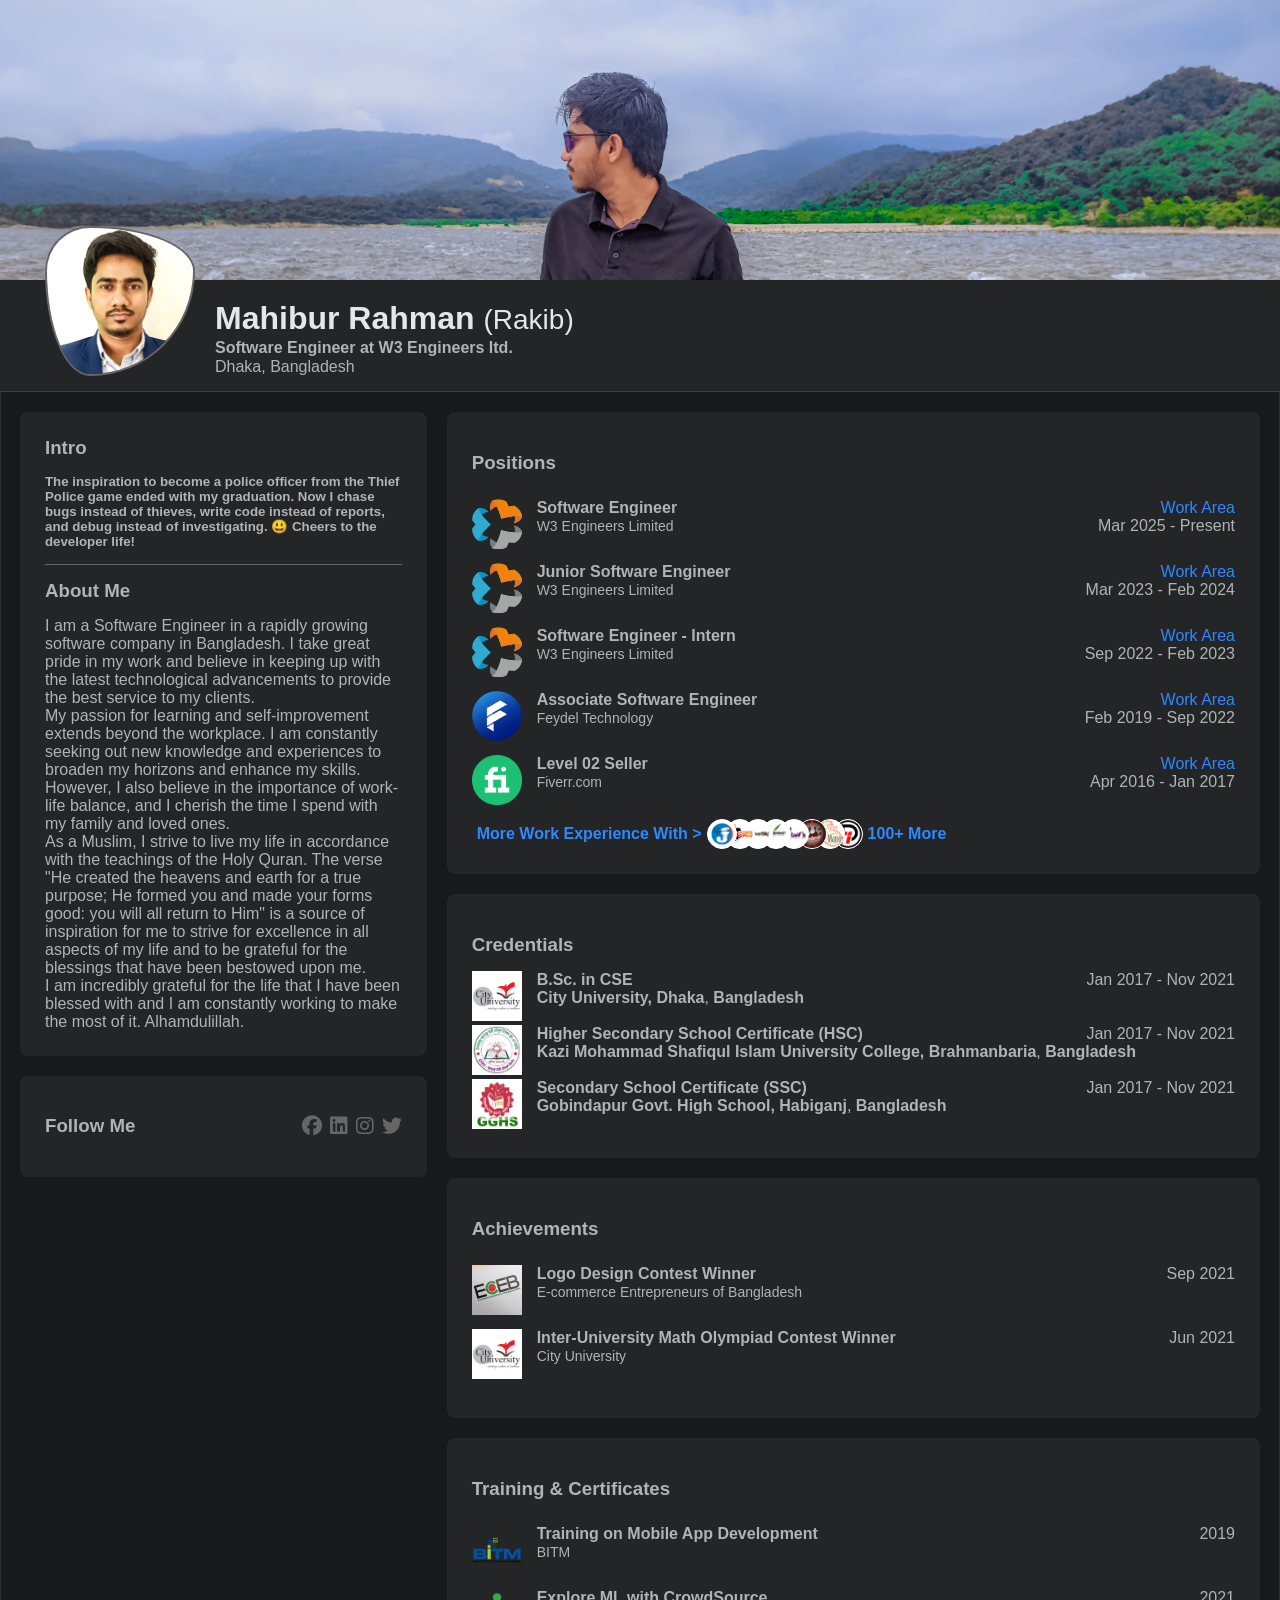
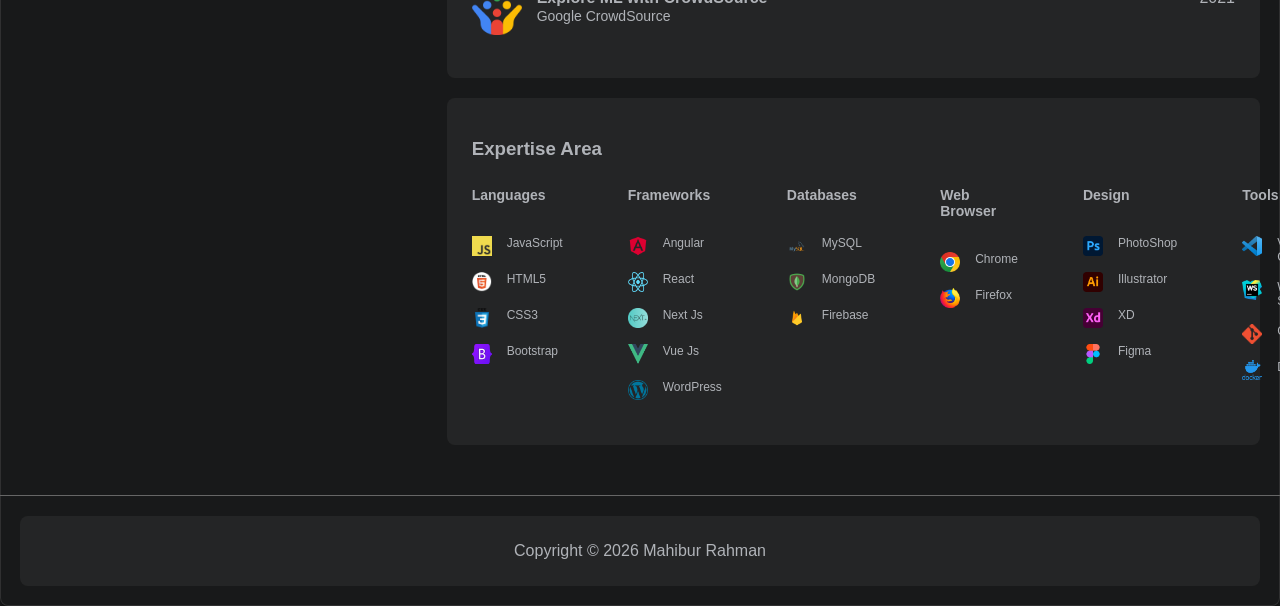
<file: index.html>
<!DOCTYPE html>
<html lang="en">

<head>
    <meta charset="UTF-8">
    <meta name="viewport" content="width=device-width, initial-scale=1.0">
    <meta name="description" content="Mahibur Rahman - Explore me.">
    <meta name="keywords" content="Mahibur Rahman, Portfolio, Works">
    <meta name="author" content="Mahibur Rahman">
    <meta name="robots" content="index, follow">

    <!-- Favicon -->
    <link rel="icon" href="favicon.ico" type="image/x-icon">
    <link rel="apple-touch-icon" href="favicon.ico">

    <link rel="stylesheet" href="https://cdnjs.cloudflare.com/ajax/libs/font-awesome/6.2.1/css/all.min.css"/>
    <link rel="stylesheet" href="assets/css/global.css"/>
    <link rel="stylesheet" href="assets/css/style.css"/>
    <title>Mahibur Rahman | Explore me</title>
</head>

<body>
<div class="main">
    <div class="content-wrap">
        <div class="wrapper">
            <!-- Header Start-->
            <div class="container-fluid site-header">
                <div class="row" style="border-bottom: 1px solid #3E4042">
                    <div class="col-desktop-12 col-12 banner-img">
                        <img src="assets/images/banner_image.webp" alt="cover">
                    </div>
                    <div class="col-desktop-6 col-12 header-section">
                        <div class="img-box">
                            <img src="assets/images/Mahibur_Rahman.jpg" height="150" width="150" alt="profile-pic">
                        </div>
                        <div class="details-box">
                            <h2>Mahibur Rahman <span>(Rakib)</span>
                            </h2>
                            <h3>Software Engineer <span class="d-m-none">at <a href="https://w3engineers.com/"
                                                                                      target="_blank">W3 Engineers ltd.</a></span>
                            </h3>
                            <p>Dhaka, Bangladesh</p>
                        </div>
                    </div>
                </div>
            </div>

            <!-- Pages -->
            <div class="container-fluid">
                <div id="About">
                    <div class="row">
                        <!-- Left Side -->
                        <div class="col-desktop-4">
                            <div style="position: sticky; top: 1.5rem">
                                <div class="about-me card">
                                    <h3 style="padding: 0">Intro</h3>
                                    <div class="intro text-left line">
                                        <h5>The inspiration to become a police officer from the Thief Police game ended with my graduation. Now I chase bugs instead of thieves, write code instead of reports, and debug instead of investigating. 😃 Cheers to the developer life!</h5>
                                    </div>
                                    <h3>About Me</h3>
                                    <p>I am a
                                        Software Engineer in a rapidly growing software company in Bangladesh. I
                                        take
                                        great pride in my work and believe in keeping up with the latest technological
                                        advancements to provide the best service to my clients.
                                        <br>
                                        My passion for learning and self-improvement extends beyond the workplace. I am
                                        constantly seeking out new knowledge and experiences to broaden my horizons and
                                        enhance my skills. However, I also believe in the importance of work-life
                                        balance,
                                        and I cherish the time I spend with my family and loved ones.
                                        <br>
                                        As a Muslim, I strive to live my life in accordance with the teachings of the
                                        Holy
                                        Quran. The verse "He created the heavens and earth for a true purpose; He formed
                                        you
                                        and made your forms good: you will all return to Him" is a source of inspiration
                                        for
                                        me to strive for excellence in all aspects of my life and to be grateful for the
                                        blessings that have been bestowed upon me.
                                        <br>
                                        I am incredibly grateful for the life that I have been blessed with and I am
                                        constantly working to
                                        make the most of it. Alhamdulillah.
                                    </p>
                                </div>
                                <div class="follow-me card">
                                    <h3 style="padding: 0">Follow Me</h3>
                                    <div class="social-box">
                                        <a href="https://www.facebook.com/whoisrakib" target="_blank">
                                            <i class="fa-brands fa-facebook"></i>
                                        </a>
                                        <a href="https://www.linkedin.com/in/mahibur-rahman-rakib/" target="_blank">
                                            <i class="fa-brands fa-linkedin"></i>
                                        </a>
                                        <a href="https://www.instagram.com/mahibur.rakib/" target="_blank">
                                            <i class="fa-brands fa-instagram"></i>
                                        </a>
                                        <a href="https://twitter.com/mahibur_rakib" target="_blank">
                                            <i class="fa-brands fa-twitter"></i>
                                        </a>
                                    </div>
                                </div>
                            </div>
                        </div>

                        <!-- Right Side -->
                        <div class="col-desktop-8 col-12">
                            <!-- Positions -->
                            <div class="positions card">
                                <h3>Positions</h3>
                                <div class="position-box">
                                    <div class="position-img">
                                        <img src="assets/images/w3-icon.png" alt="W3 Engineers Ltd." height="50"
                                             width="50">
                                    </div>
                                    <div class="position-desc" style="width: 100%;">
                                        <div class="d-flex g-5">
                                            <h4>Software Engineer</h4>
                                            <p class="tooltip d-m-none"
                                               style="color: #2e89ff; cursor: pointer; margin-left: auto">
                                                Work Area <span
                                                    class="tooltiptext">React • NextJs • GrapesJS</span>
                                            </p>
                                        </div>
                                        <div class="d-flex g-5">
                                            <p>
                                                <a href="https://w3engineers.com/" target="_blank">W3 Engineers
                                                    Limited </a>
                                            </p>
                                            <p style="margin-left: auto">Mar 2025 - Present</p>
                                        </div>
                                    </div>
                                </div>
                                <div class="position-box">
                                    <div class="position-img">
                                        <img src="assets/images/w3-icon.png" alt="W3 Engineers Ltd." height="50"
                                             width="50">
                                    </div>
                                    <div class="position-desc" style="width: 100%;">
                                        <div class="d-flex g-5">
                                            <h4>Junior Software Engineer</h4>
                                            <p class="tooltip d-m-none"
                                               style="color: #2e89ff; cursor: pointer; margin-left: auto">
                                                Work Area <span
                                                    class="tooltiptext">HTML • CSS • Bootstrap • JavaScript • Go • Beego • Vue</span>
                                            </p>
                                        </div>
                                        <div class="d-flex g-5">
                                            <p>
                                                <a href="https://w3engineers.com/" target="_blank">W3 Engineers
                                                    Limited </a>
                                            </p>
                                            <p style="margin-left: auto">Mar 2023 - Feb 2024</p>
                                        </div>
                                    </div>
                                </div>

                                <div class="position-box">
                                    <div class="position-img">
                                        <img src="assets/images/w3-icon.png" alt="W3 Engineers Ltd." height="50"
                                             width="50">
                                    </div>
                                    <div class="position-desc" style="width: 100%;">
                                        <div class="d-flex g-5">
                                            <h4>Software Engineer - Intern</h4>
                                            <p class="tooltip d-m-none"
                                               style="color: #2e89ff; cursor: pointer; margin-left: auto">
                                                Work Area <span
                                                    class="tooltiptext">HTML • CSS • Bootstrap • JavaScript • Python • Go</span>
                                            </p>
                                        </div>
                                        <div class="d-flex g-5">
                                            <p>
                                                <a href="https://w3engineers.com/" target="_blank">W3 Engineers
                                                    Limited </a>
                                            </p>
                                            <p style="margin-left: auto">Sep 2022 - Feb 2023</p>
                                        </div>
                                    </div>
                                </div>
                                <div class="position-box">
                                    <div class="position-img">
                                        <img src="assets/images/feydel_icon.png" alt="feydel technology" height="50"
                                             width="50">
                                    </div>
                                    <div class="position-desc" style="width: 100%;">
                                        <div class="d-flex">
                                            <h4>Associate Software Engineer</h4>
                                            <p class="tooltip d-m-none"
                                               style="color: #2e89ff; cursor: pointer; margin-left: auto">
                                                Work Area <span
                                                    class="tooltiptext">HTML • CSS • Bootstrap • JavaScript • WordPress • PHP • Angular • React •
                          Next.js</span>
                                            </p>
                                        </div>
                                        <div class="d-flex">
                                            <p>
                                                <a href="https://feydel.com/" target="_blank">Feydel Technology</a>
                                            </p>
                                            <p style="margin-left: auto;">Feb 2019 - Sep 2022</p>
                                        </div>
                                    </div>
                                </div>
                                <div class="position-box">
                                    <div class="position-img">
                                        <img src="assets/images/fiverr.png" alt="Fiverr.com" height="50" width="50">
                                    </div>
                                    <div class="position-desc" style="width: 100%;">
                                        <div class="d-flex">
                                            <h4>Level 02 Seller</h4>
                                            <p class="tooltip d-m-none"
                                               style="color: #2e89ff; cursor: pointer; margin-left: auto">
                                                Work Area <span
                                                    class="tooltiptext">Graphic Design • UI/UX Design • SEO • JavaScript • Web Design</span>
                                            </p>
                                        </div>
                                        <div class="d-flex">
                                            <p>
                                                <a href="#" target="_blank">Fiverr.com</a>
                                            </p>
                                            <p style="margin-left: auto;">Apr 2016 - Jan 2017</p>
                                        </div>
                                    </div>
                                </div>
                                <div class="more-works d-flex d-m-none" style="align-items: center;">
                                    <div class="more-works ">
                                        <a href="#" style="text-decoration: none; color:#2e89ff;">
                                            <span style="padding: 0 5px;"> 100+ More</span>
                                        </a>
                                        <span class="work">
                      <a href="#" title="Design Tech IT Academy">
                        <img src="assets/images/dtit-icon.webp" alt="Dtitbd">
                      </a>
                    </span>
                                        <span class="work">
                      <a href="#" title="Cafe Mango">
                        <img src="assets/images/cafe-mango.png" alt="Cafe Mango">
                      </a>
                    </span>
                                        <span class="work">
                      <a href="#" title="Cocobeano Chocolate Cafe">
                        <img src="assets/images/cocobeano.jpg" alt="Cocobeano Chocolate Cafe">
                      </a>
                    </span>
                                        <span class="work">
                      <a href="#" title="Raif's Creation">
                        <img src="assets/images/raifs-logo.png" alt="Raif's Creation">
                      </a>
                    </span>
                                        <span class="work">
                      <a href="#" title="Bangladesh Travel Writers Association">
                        <img src="assets/images/bdtwa.jpg" alt="Bdtwa.com">
                      </a>
                    </span>
                                        <span class="work">
                      <a href="#" title="BeanBagBD">
                        <img src="assets/images/beanbag-logo.png" alt="BeanBagBD">
                      </a>
                    </span>
                                        <span class="work">
                      <a href="#" title="ShaverShop.com.bd">
                        <img src="assets/images/shavershop.jpg" alt="Shaver Shop">
                      </a>
                    </span>
                                        <span class="work">
                      <a href="#" title="Jachai.com">
                        <img src="assets/images/jachai-logo.png" alt="Jchai.com">
                      </a>
                    </span>
                                    </div>
                                    <a href="#" style="color: #2e89ff; text-decoration: none; padding: 0 5px;">More Work
                                        Experience With
                                        ></a>
                                </div>
                            </div>
                            <!-- Credentials -->
                            <div class="educations card">
                                <h3>Credentials</h3>
                                <!-- CSE -->
                                <div class="education-box d-flex">
                                    <div class="institution-img">
                                        <img src="assets/images/city-university.png" alt="City University" height="50"
                                             width="50">
                                    </div>
                                    <div class="course-desc" style="width: 100%;">
                                        <div class="d-flex">
                                            <h4>B.Sc. in CSE</h4>
                                            <p style="margin-left: auto;">Jan 2017 - Nov 2021</p>
                                        </div>
                                        <p>
                                            <a href="https://www.facebook.com/cu.edu.bd/" target="_blank">City
                                                University,
                                                <a
                                                        href="https://en.wikipedia.org/wiki/Dhaka" target="_blank">
                                                    Dhaka</a>, <a
                                                        href="https://en.wikipedia.org/wiki/Bangladesh" target="_blank">
                                                    Bangladesh</a>
                                            </a>
                                        </p>
                                    </div>
                                </div>
                                <!-- HSC -->
                                <div class="education-box d-flex">
                                    <div class="institution-img">
                                        <img src="assets/images/HSC.jpg" alt="City University" height="50" width="50">
                                    </div>
                                    <div class="course-desc" style="width: 100%;">
                                        <div class="d-flex">
                                            <h4>Higher Secondary School Certificate (HSC)</h4>
                                            <p style="margin-left: auto;">Jan 2017 - Nov 2021</p>
                                        </div>
                                        <p>
                                            <a href="https://www.facebook.com/KMSI.UniversityCollege/" target="_blank">Kazi
                                                Mohammad Shafiqul
                                                Islam University College, <a href="http://www.brahmanbaria.gov.bd/"
                                                                             target="_blank">
                                                    Brahmanbaria</a>, <a href="https://en.wikipedia.org/wiki/Bangladesh"
                                                                         target="_blank">
                                                    Bangladesh</a>
                                            </a>
                                        </p>
                                    </div>
                                </div>
                                <!-- SSC -->
                                <div class="education-box d-flex">
                                    <div class="institution-img">
                                        <img src="assets/images/ssc.jpg" alt="City University" height="50" width="50">
                                    </div>
                                    <div class="course-desc" style="width: 100%;">
                                        <div class="d-flex">
                                            <h4>Secondary School Certificate (SSC)</h4>
                                            <p style="margin-left: auto;">Jan 2017 - Nov 2021</p>
                                        </div>
                                        <p>
                                            <a href="https://www.facebook.com/GGHSMadhabpur/" target="_blank">Gobindapur
                                                Govt. High School, <a
                                                        href="https://en.wikipedia.org/wiki/Habiganj_District"
                                                        target="_blank"> Habiganj</a>, <a
                                                        href="https://en.wikipedia.org/wiki/Bangladesh" target="_blank">
                                                    Bangladesh</a>
                                            </a>
                                        </p>
                                    </div>
                                </div>
                            </div>
                            <!-- Achievements -->
                            <div class="positions card">
                                <h3>Achievements</h3>
                                <div class="position-box">
                                    <div class="position-img">
                                        <img src="assets/images/eceb-logo.webp" alt="W3 Engineers Ltd." height="50"
                                             width="50">
                                    </div>
                                    <div class="position-desc" style="width: 100%;">
                                        <div class="d-flex">
                                            <h4>Logo Design Contest Winner</h4>
                                            <p style="margin-left: auto;">Sep 2021</p>
                                        </div>
                                        <p>
                                            <a href="#" target="_blank">E-commerce Entrepreneurs of Bangladesh</a>
                                        </p>
                                    </div>
                                </div>
                                <div class="position-box">
                                    <div class="position-img">
                                        <img src="assets/images/city-university.png" alt="City University Math Olympiad"
                                             height="50"
                                             width="50">
                                    </div>
                                    <div class="position-desc" style="width: 100%;">
                                        <div class="d-flex">
                                            <h4>Inter-University Math Olympiad Contest Winner</h4>
                                            <p style="margin-left: auto;">Jun 2021</p>
                                        </div>
                                        <p>
                                            <a href="https://www.facebook.com/cu.edu.bd/" target="_blank">City
                                                University</a>
                                        </p>
                                    </div>
                                </div>
                            </div>
                            <!-- Training & Certificates -->
                            <div class="positions card">
                                <h3>Training & Certificates</h3>
                                <div class="position-box">
                                    <div class="position-img">
                                        <img src="assets/images/technology-images/bitm.png"
                                             alt="Android App Development"
                                             height="50"
                                             width="50">
                                    </div>
                                    <div class="position-desc" style="width: 100%;">
                                        <div class="d-flex">
                                            <h4>Training on Mobile App Development</h4>
                                            <p style="margin-left: auto;">2019</p>
                                        </div>
                                        <p>
                                            <a href="https://www.bitm.org.bd/" target="_blank">BITM</a>
                                        </p>
                                    </div>
                                </div>
                                <div class="position-box">
                                    <div class="position-img">
                                        <img src="assets/images/g-crowdsource.png" alt="Google CrowdSource" height="50"
                                             width="50">
                                    </div>
                                    <div class="position-desc" style="width: 100%;">
                                        <div class="d-flex">
                                            <h4>Explore ML with CrowdSource</h4>
                                            <p style="margin-left: auto;">2021</p>
                                        </div>
                                        <p>
                                            <a href="https://crowdsource.google.com/" target="_blank">Google
                                                CrowdSource</a>
                                        </p>
                                    </div>
                                </div>
                            </div>
                            <!-- Expertise Area -->
                            <div class="expertise card">
                                <h3 style="padding: 15px 0;">Expertise Area</h3>
                                <div class="technologies-box d-flex">
                                    <!-- Languages -->
                                    <div class="technologies languages" style="padding: 12px 0;">
                                        <h4 style="padding-bottom: 25px; font-size: 14px; font-weight: 600;">
                                            Languages </h4>
                                        <div class="technology-card d-flex" style="padding: 8px 0;">
                                            <img src="assets/images/technology-images/JavaScript.jpeg" alt="JavaScript"
                                                 height="20"
                                                 width="20">
                                            <h4 style="padding-left: 15px;font-size: 12px; font-weight: 400;">
                                                JavaScript</h4>
                                        </div>
                                        <div class="technology-card d-flex" style="padding: 8px 0;">
                                            <img src="assets/images/technology-images/HTML5.png" alt="JavaScript"
                                                 height="20" width="20">
                                            <h4 style="padding-left: 15px; font-size: 12px; font-weight: 400;">
                                                HTML5 </h4>
                                        </div>
                                        <div class="technology-card d-flex" style="padding: 8px 0;">
                                            <img src="assets/images/technology-images/CSS3.png" alt="JavaScript"
                                                 height="20"
                                                 width="20">
                                            <h4 style="padding-left: 15px;  font-size: 12px; font-weight: 400;">
                                                CSS3 </h4>
                                        </div>
                                        <div class="technology-card d-flex" style="padding: 8px 0;">
                                            <img src="assets/images/technology-images/bootstrap.svg" alt="JavaScript"
                                                 height="20" width="20">
                                            <h4 style="padding-left: 15px;  font-size: 12px; font-weight: 400;">
                                                Bootstrap</h4>
                                        </div>
                                    </div>
                                    <!-- Frameworks -->
                                    <div class="technologies frameworks" style="padding: 12px 0;">
                                        <h4 style="padding-bottom: 25px; font-size: 14px; font-weight: 600;">
                                            Frameworks </h4>
                                        <div class="technology-card d-flex" style="padding: 8px 0;">
                                            <img src="assets/images/technology-images/angular.png" alt="Angular"
                                                 height="20"
                                                 width="20">
                                            <h4 style="padding-left: 15px;font-size: 12px; font-weight: 400;">
                                                Angular </h4>
                                        </div>
                                        <div class="technology-card d-flex" style="padding: 8px 0;">
                                            <img src="assets/images/technology-images/react.png" alt="React" height="20"
                                                 width="20">
                                            <h4 style="padding-left: 15px; font-size: 12px; font-weight: 400;">
                                                React </h4>
                                        </div>
                                        <div class="technology-card d-flex" style="padding: 8px 0;">
                                            <img src="assets/images/technology-images/next.png" alt="Next.js"
                                                 height="20"
                                                 width="20">
                                            <h4 style="padding-left: 15px;  font-size: 12px; font-weight: 400;">Next
                                                Js </h4>
                                        </div>
                                        <div class="technology-card d-flex" style="padding: 8px 0;">
                                            <img src="assets/images/technology-images/vue.png" alt="Vue.js" height="20"
                                                 width="20">
                                            <h4 style="padding-left: 15px;  font-size: 12px; font-weight: 400;">Vue
                                                Js</h4>
                                        </div>
                                        <div class="technology-card d-flex" style="padding: 8px 0;">
                                            <img src="assets/images/technology-images/wordpress.png" alt="WordPress"
                                                 height="20" width="20">
                                            <h4 style="padding-left: 15px;  font-size: 12px; font-weight: 400;">
                                                WordPress</h4>
                                        </div>
                                    </div>
                                    <!-- Databases -->
                                    <div class="technologies database" style="padding: 12px 0;">
                                        <h4 style="padding-bottom: 25px; font-size: 14px; font-weight: 600;">
                                            Databases </h4>
                                        <div class="technology-card d-flex" style="padding: 8px 0;">
                                            <img src="assets/images/technology-images/mysql.png" alt="MySQL" height="20"
                                                 width="20">
                                            <h4 style="padding-left: 15px;font-size: 12px; font-weight: 400;">MySQL</h4>
                                        </div>
                                        <div class="technology-card d-flex" style="padding: 8px 0;">
                                            <img src="assets/images/technology-images/mongodb.png" alt="MongoDB"
                                                 height="20"
                                                 width="20">
                                            <h4 style="padding-left: 15px; font-size: 12px; font-weight: 400;">
                                                MongoDB </h4>
                                        </div>
                                        <div class="technology-card d-flex" style="padding: 8px 0;">
                                            <img src="assets/images/technology-images/firebase.webp" alt="Firebase"
                                                 height="20" width="20">
                                            <h4 style="padding-left: 15px;  font-size: 12px; font-weight: 400;">
                                                Firebase</h4>
                                        </div>
                                    </div>
                                    <!-- Web Browser -->
                                    <div class="technologies web-browser" style="padding: 12px 0;">
                                        <h4 style="padding-bottom: 25px; font-size: 14px; font-weight: 600;">Web
                                            Browser</h4>
                                        <div class="technology-card d-flex" style="padding: 8px 0;">
                                            <img src="assets/images/technology-images/chrome.png" alt="Chrome"
                                                 height="20"
                                                 width="20">
                                            <h4 style="padding-left: 15px; font-size: 12px; font-weight: 400;">
                                                Chrome </h4>
                                        </div>
                                        <div class="technology-card d-flex" style="padding: 8px 0;">
                                            <img src="assets/images/technology-images/firefox.png" alt="Firefox"
                                                 height="20"
                                                 width="20">
                                            <h4 style="padding-left: 15px; font-size: 12px; font-weight: 400;">
                                                Firefox </h4>
                                        </div>
                                    </div>
                                    <!-- Design -->
                                    <div class="technologies design" style="padding: 12px 0;">
                                        <h4 style="padding-bottom: 25px; font-size: 14px; font-weight: 600;">Design</h4>
                                        <div class="technology-card d-flex" style="padding: 8px 0;">
                                            <img src="assets/images/technology-images/photoshop.png"
                                                 alt="Adobe PhotoShop"
                                                 height="20"
                                                 width="20">
                                            <h4 style="padding-left: 15px;font-size: 12px; font-weight: 400;">
                                                PhotoShop </h4>
                                        </div>
                                        <div class="technology-card d-flex" style="padding: 8px 0;">
                                            <img src="assets/images/technology-images/Illustrator.png"
                                                 alt="Adobe Illustrator" height="20"
                                                 width="20">
                                            <h4 style="padding-left: 15px; font-size: 12px; font-weight: 400;">
                                                Illustrator</h4>
                                        </div>
                                        <div class="technology-card d-flex" style="padding: 8px 0;">
                                            <img src="assets/images/technology-images/xd.png" alt="Adobe XD" height="20"
                                                 width="20">
                                            <h4 style="padding-left: 15px;  font-size: 12px; font-weight: 400;">XD</h4>
                                        </div>
                                        <div class="technology-card d-flex" style="padding: 8px 0;">
                                            <img src="assets/images/technology-images/figma.png" alt="Figma" height="20"
                                                 width="20">
                                            <h4 style="padding-left: 15px;  font-size: 12px; font-weight: 400;">
                                                Figma </h4>
                                        </div>
                                    </div>
                                    <!-- Tools -->
                                    <div class="technologies tools" style="padding: 12px 0;">
                                        <h4 style="padding-bottom: 25px; font-size: 14px; font-weight: 600;">Tools</h4>
                                        <div class="technology-card d-flex" style="padding: 8px 0;">
                                            <img src="assets/images/technology-images/vscode.png" alt="VS Code"
                                                 height="20"
                                                 width="20">
                                            <h4 style="padding-left: 15px;font-size: 12px; font-weight: 400;">VS
                                                Code </h4>
                                        </div>
                                        <div class="technology-card d-flex" style="padding: 8px 0;">
                                            <img src="assets/images/technology-images/WebStorm.png" alt="JavaScript"
                                                 height="20" width="20">
                                            <h4 style="padding-left: 15px; font-size: 12px; font-weight: 400;">Web
                                                Storm</h4>
                                        </div>
                                        <div class="technology-card d-flex" style="padding: 8px 0;">
                                            <img src="assets/images/technology-images/git.png" alt="Git" height="20"
                                                 width="20">
                                            <h4 style="padding-left: 15px;font-size: 12px; font-weight: 400;">Git</h4>
                                        </div>
                                        <div class="technology-card d-flex" style="padding: 8px 0;">
                                            <img src="assets/images/technology-images/docker.webp" alt="Docker"
                                                 height="20"
                                                 width="20">
                                            <h4 style="padding-left: 15px;font-size: 12px; font-weight: 400;">
                                                Docker </h4>
                                        </div>
                                    </div>
                                </div>
                            </div>
                        </div>
                    </div>
                </div>
            </div>
            <!-- footer Start-->
            <footer>
                <div class="line"></div>
                <div class="footer-section card text-center">
                    <p style="padding: 1px 0;">Copyright &copy; <span id="copyright-year"></span> Mahibur Rahman</p>
                </div>
            </footer>
            <!-- footer End-->
        </div>
    </div>
</div>

<script>
    const currentYear = new Date().getFullYear();
    document.getElementById("copyright-year").textContent = currentYear;
</script>

</body>

</html>
</file>
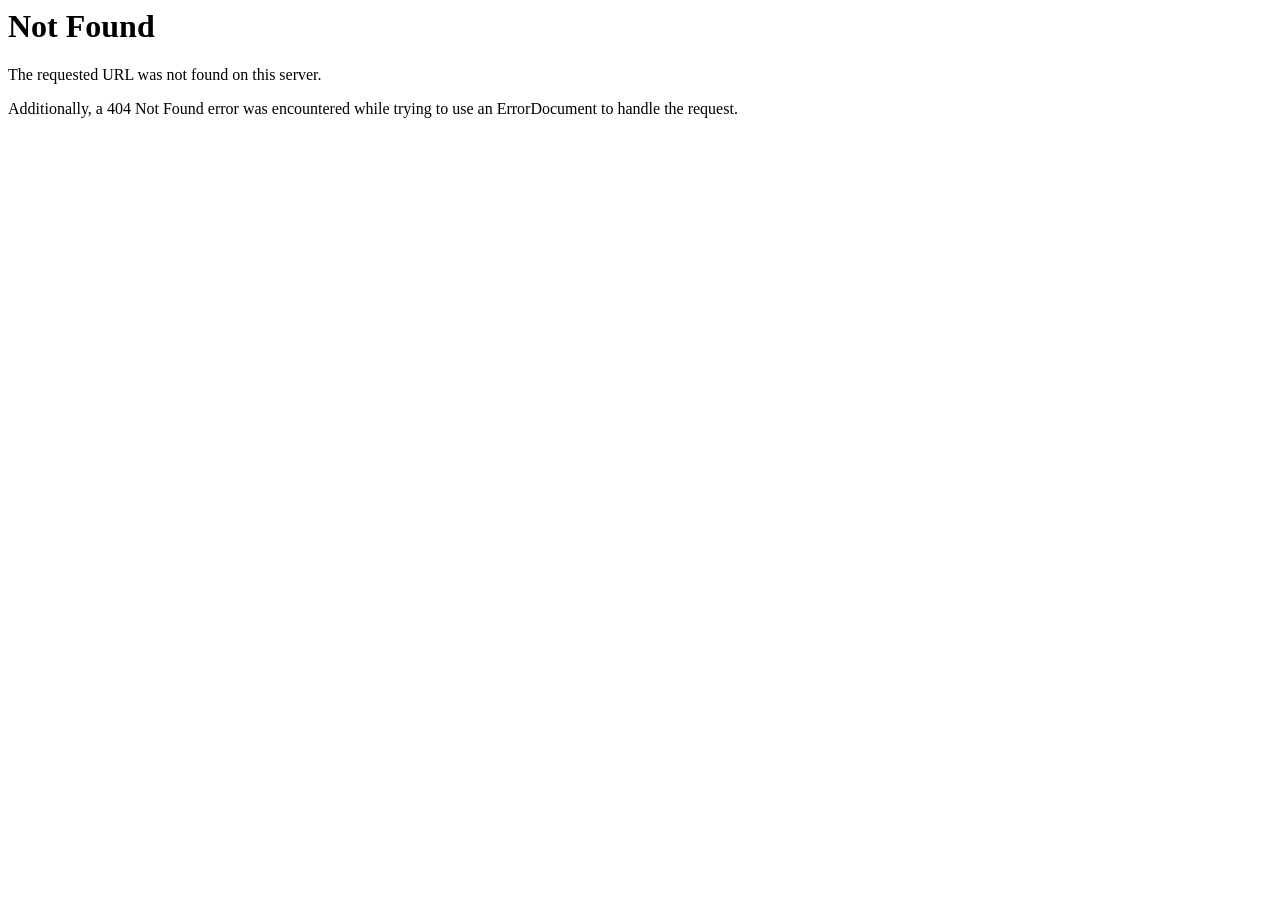
<file: assets/css/owl.video.play.html>
<!DOCTYPE HTML PUBLIC "-//IETF//DTD HTML 2.0//EN">
<html><head>
<title>404 Not Found</title>
</head><body>
<h1>Not Found</h1>
<p>The requested URL was not found on this server.</p>
<p>Additionally, a 404 Not Found
error was encountered while trying to use an ErrorDocument to handle the request.</p>
</body></html>
</file>
<file: assets/css/global.css>
* {
  box-sizing: border-box;
  margin: 0;
  padding: 0;
}


ul{
  list-style: none;
  color: #b0b3b8;
  line-height: 1.6;
}

ul > li:hover{
  transition: 0.5ms;
  color: #2e89ff;
}


a{
  color: #b0b3b8;
  font-weight: 700;
}

a:hover{
  color: #2e89ff;
}

.ellipse{
  overflow: hidden;
  text-overflow: ellipsis;
  display: -webkit-box;
  -webkit-line-clamp: 2; /* number of lines to show */
          line-clamp: 2; 
  -webkit-box-orient: vertical;

}

.container-fluid {
  width: 100%;
  margin-right: auto;
  margin-left: auto;
}

.container {
  max-width: 1400px;
  margin-left: auto;
  margin-right: auto;
}

.row {
  flex-wrap: wrap;
  display: flex;
}

.row .col {
  flex: 1;
}

.row .col-1 {
  width: 8.33333%;
}

.row .col-2 {
  width: 16.6667%;
}

.row .col-3 {
  width: 25%;
}

.row .col-4 {
  width: 33.3333%;
}

.row .col-5 {
  width: 41.6667%;
}

.row .col-6 {
  width: 50%;
}

.row .col-7 {
  width: 58.3333%;
}

.row .col-8 {
  width: 66.6667%;
}

.row .col-9 {
  width: 75%;
}

.row .col-10 {
  width: 83.3333%;
}

.row .col-11 {
  width: 91.6667%;
}

.row .col-12 {
  width: 100%;
}


/*********************
  Tooltip Text Start 
**********************/

.tooltip {
  position: relative;
  display: inline-block;
  /* border-bottom: 1px dotted black; */
}

.tooltip .tooltiptext {
  visibility: hidden;
  width: 120px;
  background-color: #666;
  color: #fff;
  text-align: center;
  border-radius: 8px;
  padding: 10px;
  position: absolute;
  z-index: 1;
  bottom: 125%;
  left: 50%;
  margin-left: -60px;
  opacity: 0;
  transition: opacity 0.3s;
}

.tooltip .tooltiptext::after {
  content: "";
  position: absolute;
  top: 100%;
  left: 50%;
  margin-left: -5px;
  border-width: 5px;
  border-style: solid;
  border-color: #555 transparent transparent transparent;
}

.tooltip:hover .tooltiptext {
  visibility: visible;
  opacity: 1;
}


/*********************
  Tooltip Text End 
**********************/


/* Tablet Mode */
@media (min-width: 768px) {
  .row .col-tablet {
    flex: 1;
  }

  .row .col-tablet-1 {
    width: 8.33333%;
  }

  .row .col-tablet-2 {
    width: 16.6667%;
  }

  .row .col-tablet-3 {
    width: 25%;
  }

  .row .col-tablet-4 {
    width: 33.3333%;
  }

  .row .col-tablet-5 {
    width: 41.6667%;
  }

  .row .col-tablet-6 {
    width: 50%;
  }

  .row .col-tablet-7 {
    width: 58.3333%;
  }

  .row .col-tablet-8 {
    width: 66.6667%;
  }

  .row .col-tablet-9 {
    width: 75%;
  }

  .row .col-tablet-10 {
    width: 83.3333%;
  }

  .row .col-tablet-11 {
    width: 91.6667%;
  }

  .row .col-tablet-12 {
    width: 100%;
  }
}


/* Desktop Mode */
@media (min-width: 1200px) {
  .row .col-desktop {
    flex: 1;
  }

  .row .col-desktop-1 {
    width: 8.33333%;
  }

  .row .col-desktop-2 {
    width: 16.6667%;
  }

  .row .col-desktop-3 {
    width: 25%;
  }

  .row .col-desktop-4 {
    width: 33.3333%;
  }

  .row .col-desktop-5 {
    width: 41.6667%;
  }

  .row .col-desktop-6 {
    width: 50%;
  }

  .row .col-desktop-7 {
    width: 58.3333%;
  }

  .row .col-desktop-8 {
    width: 66.6667%;
  }

  .row .col-desktop-9 {
    width: 75%;
  }

  .row .col-desktop-10 {
    width: 83.3333%;
  }

  .row .col-desktop-11 {
    width: 91.6667%;
  }

  .row .col-desktop-12 {
    width: 100%;
  }
}
</file>
<file: assets/css/style.css>
body {
    font-family: "Segoe UI Historic", "Segoe UI", Helvetica, Arial, sans-serif;
    box-sizing: border-box;
    margin: 0;
    padding: 0;
}

h1,
h2,
h3,
h4,
h5,
h6,
p {
    padding: 0;
    margin: 0;
    color: #b0b3b8;
}

a {
    text-decoration: unset;
}


/********************************************
                            UTILITY CLASSES
*********************************************/

.center {
    margin-left: auto;
    margin-right: auto;
}

.text-center {
    text-align: center;
}

.line {
    border-bottom: 1px solid #666;
    padding: 15px 0;

}

.d-flex {
    display: flex;
}

.card {
    background-color: #242526;
    border-radius: 8px;
    padding: 25px;
    margin: 20px;
}


.main {
    background-color: #18191A;
    height: auto;
    width: 100%;
    display: flex;
}


.content-wrap {
    background-color: #18191A;
    border: 0;
    margin: 0 auto;
    border-radius: 8px;
    box-shadow: rgba(0, 0, 0, 0.25) 0 0.0625em 0.0625em, rgba(0, 0, 0, 0.25) 0 0.125em 0.5em, rgba(255, 255, 255, 0.1) 0 0 0 1px inset;
    max-width: 1920px;
    width: 100%;
}

.content-wrap .wrapper {
    min-height: 100vh;
}


/*******************************************
                             Header Section
*******************************************/

.header-section {
    padding: 15px;
    display: flex;
    gap: 50px;
}

.header-section .img-box {
    position: relative;
}

.header-section .img-box img {
    position: absolute;
    background-color: #666;
    border: 2px solid #666;
    left: 30px;
    bottom: 0;
    border-radius: 30% 70% 70% 30% / 30% 30% 70% 70%;
}

.site-header {
    background-color: #242526;
}

.banner-img img {
    object-fit: cover;
    background-position: top;
    height: 280px;
    width: 100%;
}

.details-box {
    padding-left: 150px;
}

.details-box h2 {
    font-weight: 700;
    font-size: 2rem;
    line-height: 38px;
    color: #e4e6eb;
}

.details-box h2 span {
    font-size: 1.75rem;
    font-weight: 400;
}

.details-box h3 {
    color: #b0b3b8;
    font-size: 1rem;
    font-weight: 600;
    line-height: 18.824px;
}

.details-box .social-box i {
    color: #b0b3b8;
    padding: 6px 1px;
}

.social-box {
    padding: 15px 0;
    width: 100%;
    height: auto;
    display: flex;
    gap: 8px;
    justify-content: flex-end;
}

.social-box a i {
    font-size: 20px;
    color: #666;
}


/*About Me Section*/
.about-me {
    margin-right: 0;
}

.about-me h3 {
    padding: 15px 0;
}


/*Follow Me Section*/

.follow-me {
    margin-right: 0;
    display: flex;
    align-items: center;
}

.follow-me h3 {
    width: 100%;
}

.positions h3 {
    padding: 15px 0;
}

.positions .position-box {
    display: flex;
    gap: 15px;
}

.position-desc p a {
    text-decoration: none;
    color: #b0b3b8;
    font-size: 14px;
    font-weight: 400;
}

.position-desc p a:hover {
    color: #2e89ff;
}

.position-box {

    margin: 10px 0;
}

.experience-box {
    gap: 8px;
    background-color: #18191A;
    padding: 8px 12px;
    border-radius: 25px;
    align-items: center;
}

.experience-box h4 {
    font-weight: 100;
}


.educations h3 {
    padding: 15px 0;
}


.educations .education-box {
    display: flex;
    gap: 15px;
}


.course-desc p a {
    text-decoration: none;
    color: #b0b3b8;
}

.course-desc p a:hover {
    color: #2e89ff;
}

.more-works {
    display: inline-flex;
    flex-direction: row-reverse;
    align-items: center;
}

.work {
    position: relative;
    background: #fff;
    border: 1px solid #fff;
    border-radius: 50%;
    overflow: hidden;
    width: 30px;
    height: 30px;
}

.work:hover {

    border: 1px solid #2e89ff;
}

.work:not(:last-child) {
    margin-left: -12px;
}

.work img {
    width: 100%;
    display: block;
}

.technologies-box {
    flex-direction: row;
    column-gap: 65px
}

@media only screen and (max-width: 1200px) {
    .card {
        margin-left: 0;
        margin-right: 0;
    }
}

/*0 To 991*/
@media only screen and (max-width: 991px) {

    .d-m-none {
        display: none;
    }

    .site-header {
        position: relative;
    }

    .header-section .img-box img {
        left: 0;
    }

    .details-box h2 {
        font-size: 1.5rem;
    }

    .card {
        margin: 10px;
    }

    .about-me,
    .follow-me {
        margin-right: 10px;
    }

    .details-box {
        padding-left: 110px;
        padding-bottom: 10px;
    }

    .details-box h2 span {
        display: none;
    }

    .technologies-box {
        display: flex;
        flex-direction: column;
    }

    .position-desc .d-flex {
        flex-direction: column;
    }

    .position-desc .d-flex p {
        margin-left: unset !important;
        font-weight: lighter;
    }

    .course-desc .d-flex {
        flex-direction: column;
    }

    .course-desc .d-flex p {
        margin-left: unset !important;
    }

    .educations .education-box {
        padding: 10px 0;
    }

}
</file>
